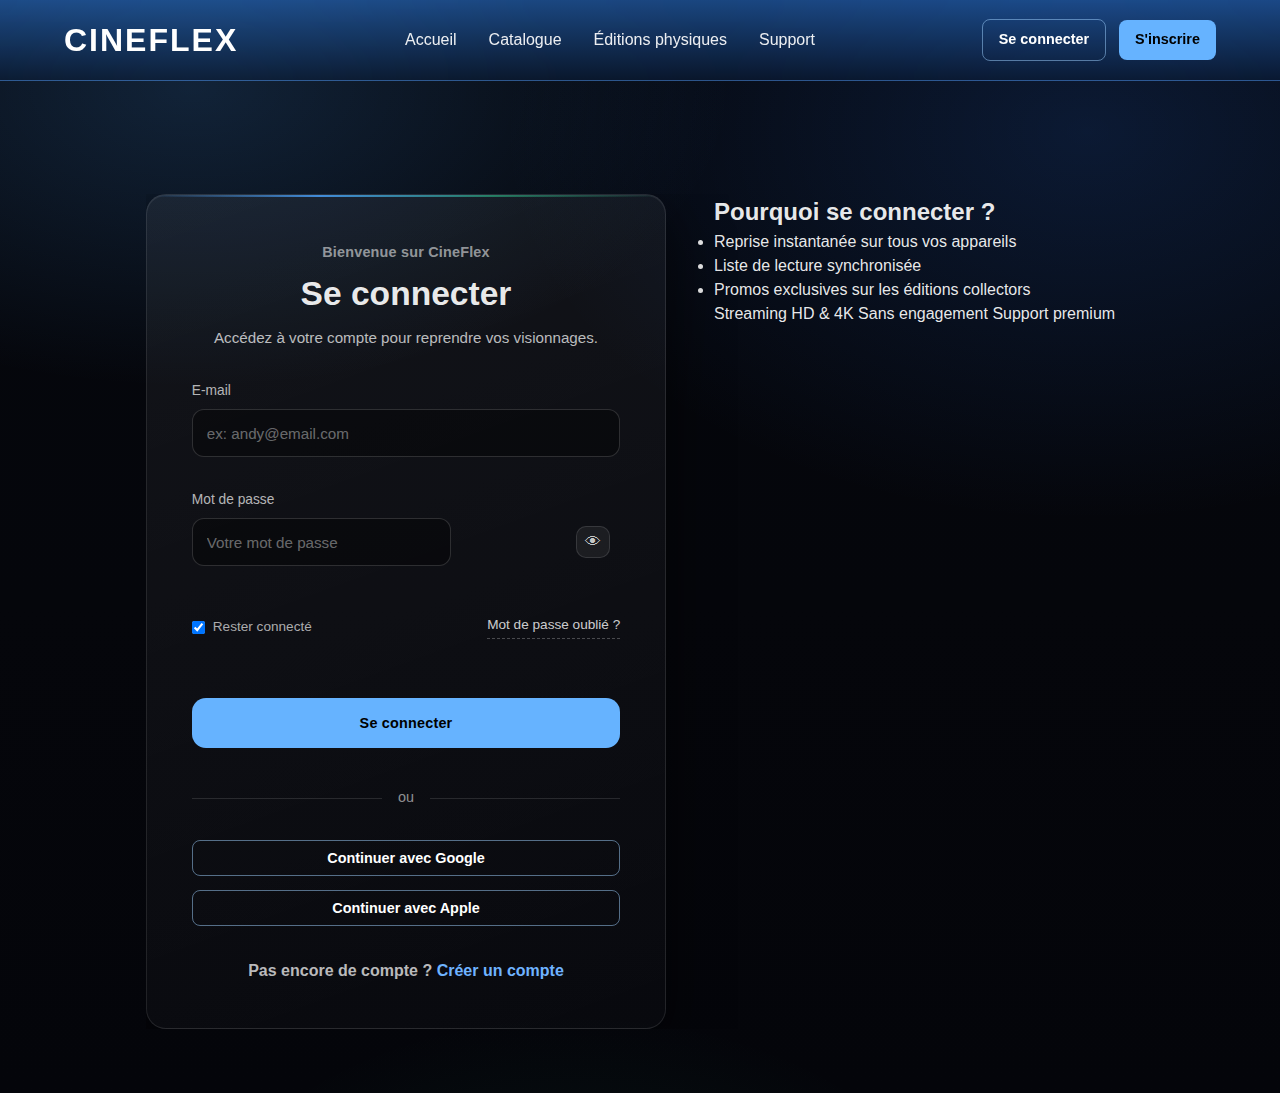
<file: login.html>
<!DOCTYPE html>
<html lang="fr">
<head>
<meta charset="UTF-8">
<meta name="viewport" content="width=device-width, initial-scale=1.0">
<!-- Styles existants -->
<link rel="stylesheet" href="styles/desktop.css">
<link rel="stylesheet" href="styles/mobile.css">
<!-- Nouveau style dédié auth -->
<link rel="stylesheet" href="styles/auth.css">
<title>CineFlex - Se connecter</title>
</head>
<body class="auth-page">
<!-- Header (identique à l'accueil) -->
<header>
<div class="nav-bar">
<div class="logo">CineFlex</div>
<nav class="nav-links">
<a href="index.html">Accueil</a>
<a href="index.html#catalogue">Catalogue</a>
<a href="page_commande/commande.html">Éditions physiques</a>
<a href="support.html">Support</a>
</nav>
<div class="nav-actions">
<a class="btn btn-ghost is-active" href="login.html">Se connecter</a>
<a class="btn btn-primary" href="signup.html">S'inscrire</a>
</div>
</div>
</header>
<main>
<section class="auth-shell" aria-labelledby="auth-title">
<div class="auth-card">
<div class="auth-header">
<p class="auth-kicker">Bienvenue sur CineFlex</p>
<h1 id="auth-title">Se connecter</h1>
<p class="auth-subtitle">Accédez à votre compte pour reprendre vos visionnages.</p>
</div>
<form class="auth-form" action="#" method="post">
<div class="auth-field">
<label for="email">E-mail</label>
<input id="email" name="email" type="email" autocomplete="email" required placeholder="ex: andy@email.com">
</div>
<div class="auth-field">
<label for="password">Mot de passe</label>
<div class="auth-password">
<input id="password" name="password" type="password" autocomplete="current-password" required placeholder="Votre mot de passe">
<button class="auth-eye" type="button" aria-label="Afficher/masquer le mot de passe">👁</button>
</div>
</div>
<div class="auth-row">
<label class="auth-check">
<input type="checkbox" name="remember" checked>
<span>Rester connecté</span>
</label>
<a class="auth-link" href="#">Mot de passe oublié ?</a>
</div>
<button class="btn btn-primary auth-submit" type="submit">Se connecter</button>
<div class="auth-divider" aria-hidden="true">
<span>ou</span>
</div>
<button class="btn btn-ghost auth-alt" type="button">Continuer avec Google</button>
<button class="btn btn-ghost auth-alt" type="button">Continuer avec Apple</button>
<p class="auth-footer">
           Pas encore de compte ?
<a class="auth-link" href="signup.html">Créer un compte</a>
</p>
</form>
</div>
<aside class="auth-side" aria-label="Avantages">
<div class="auth-side-card">
<h2>Pourquoi se connecter ?</h2>
<ul>
<li>Reprise instantanée sur tous vos appareils</li>
<li>Liste de lecture synchronisée</li>
<li>Promos exclusives sur les éditions collectors</li>
</ul>
<div class="auth-side-badges">
<span class="auth-badge">Streaming HD &amp; 4K</span>
<span class="auth-badge">Sans engagement</span>
<span class="auth-badge">Support premium</span>
</div>
</div>
</aside>
</section>
</main>
<script>
   (function () {
     const btn = document.querySelector(".auth-eye");
     const input = document.querySelector("#password");
     if (!btn || !input) return;
     btn.addEventListener("click", () => {
       input.type = input.type === "password" ? "text" : "password";
     });
   })();
</script>
</body>
</html>
</file>
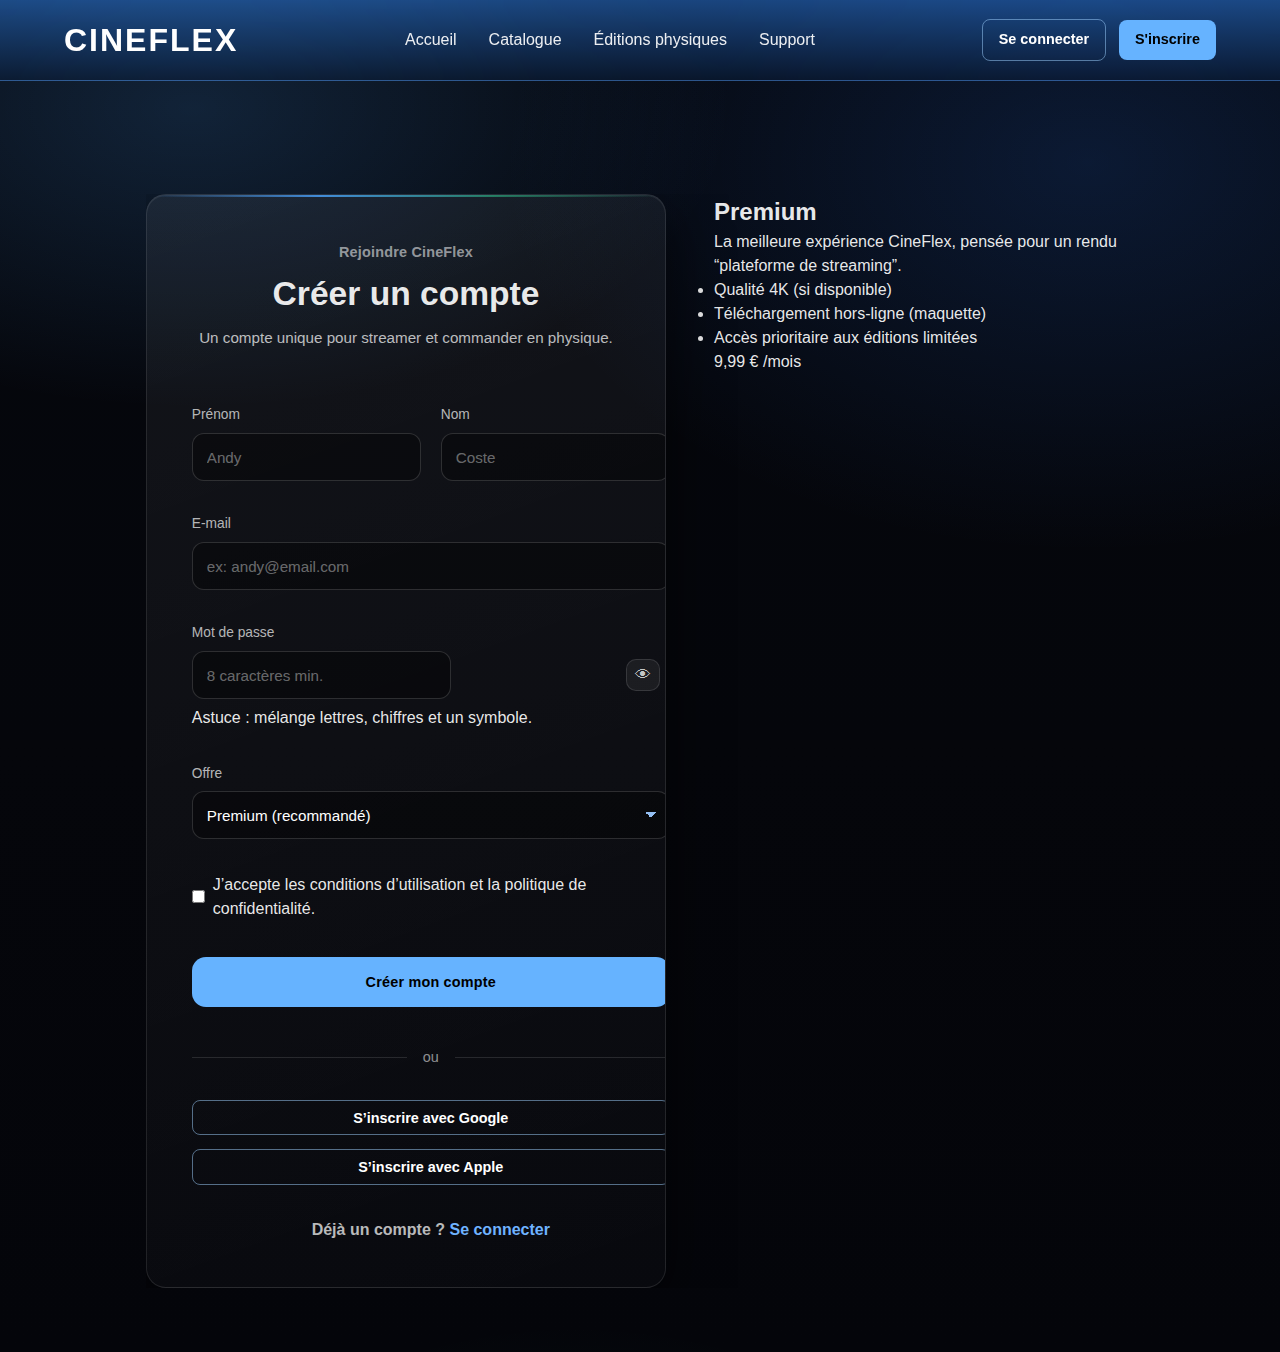
<file: signup.html>
<!DOCTYPE html>
<html lang="fr">
<head>
<meta charset="UTF-8">
<meta name="viewport" content="width=device-width, initial-scale=1.0">
<!-- Styles existants -->
<link rel="stylesheet" href="styles/desktop.css">
<link rel="stylesheet" href="styles/mobile.css">
<!-- Nouveau style dédié auth -->
<link rel="stylesheet" href="styles/auth.css">
<title>CineFlex - S'inscrire</title>
</head>
<body class="auth-page">
<!-- Header (identique à l'accueil) -->
<header>
<div class="nav-bar">
<div class="logo">CineFlex</div>
<nav class="nav-links">
<a href="index.html">Accueil</a>
<a href="index.html#catalogue">Catalogue</a>
<a href="page_commande/commande.html">Éditions physiques</a>
<a href="support.html">Support</a>
</nav>
<div class="nav-actions">
<a class="btn btn-ghost" href="login.html">Se connecter</a>
<a class="btn btn-primary is-active" href="signup.html">S'inscrire</a>
</div>
</div>
</header>
<main>
<section class="auth-shell" aria-labelledby="auth-title">
<div class="auth-card">
<div class="auth-header">
<p class="auth-kicker">Rejoindre CineFlex</p>
<h1 id="auth-title">Créer un compte</h1>
<p class="auth-subtitle">Un compte unique pour streamer et commander en physique.</p>
</div>
<form class="auth-form" action="#" method="post">
<div class="auth-grid">
<div class="auth-field">
<label for="firstname">Prénom</label>
<input id="firstname" name="firstname" type="text" autocomplete="given-name" required placeholder="Andy">
</div>
<div class="auth-field">
<label for="lastname">Nom</label>
<input id="lastname" name="lastname" type="text" autocomplete="family-name" required placeholder="Coste">
</div>
</div>
<div class="auth-field">
<label for="email">E-mail</label>
<input id="email" name="email" type="email" autocomplete="email" required placeholder="ex: andy@email.com">
</div>
<div class="auth-field">
<label for="password">Mot de passe</label>
<div class="auth-password">
<input id="password" name="password" type="password" autocomplete="new-password" required placeholder="8 caractères min.">
<button class="auth-eye" type="button" aria-label="Afficher/masquer le mot de passe">👁</button>
</div>
<p class="auth-hint">Astuce : mélange lettres, chiffres et un symbole.</p>
</div>
<div class="auth-field">
<label for="plan">Offre</label>
<select id="plan" name="plan">
<option value="standard">Standard</option>
<option value="premium" selected>Premium (recommandé)</option>
<option value="family">Famille</option>
</select>
</div>
<label class="auth-check auth-terms">
<input type="checkbox" name="terms" required>
<span>J’accepte les conditions d’utilisation et la politique de confidentialité.</span>
</label>
<button class="btn btn-primary auth-submit" type="submit">Créer mon compte</button>
<div class="auth-divider" aria-hidden="true">
<span>ou</span>
</div>
<button class="btn btn-ghost auth-alt" type="button">S’inscrire avec Google</button>
<button class="btn btn-ghost auth-alt" type="button">S’inscrire avec Apple</button>
<p class="auth-footer">
           Déjà un compte ?
<a class="auth-link" href="login.html">Se connecter</a>
</p>
</form>
</div>
<aside class="auth-side" aria-label="Offre Premium">
<div class="auth-side-card highlight">
<h2>Premium</h2>
<p>La meilleure expérience CineFlex, pensée pour un rendu “plateforme de streaming”.</p>
<ul>
<li>Qualité 4K (si disponible)</li>
<li>Téléchargement hors-ligne (maquette)</li>
<li>Accès prioritaire aux éditions limitées</li>
</ul>
<div class="auth-side-price">
<span class="price">9,99 €</span>
<span class="per">/mois</span>
</div>
</div>
</aside>
</section>
</main>
<script>
   (function () {
     const btn = document.querySelector(".auth-eye");
     const input = document.querySelector("#password");
     if (!btn || !input) return;
     btn.addEventListener("click", () => {
       input.type = input.type === "password" ? "text" : "password";
     });
   })();
</script>
</body>
</html>
</file>
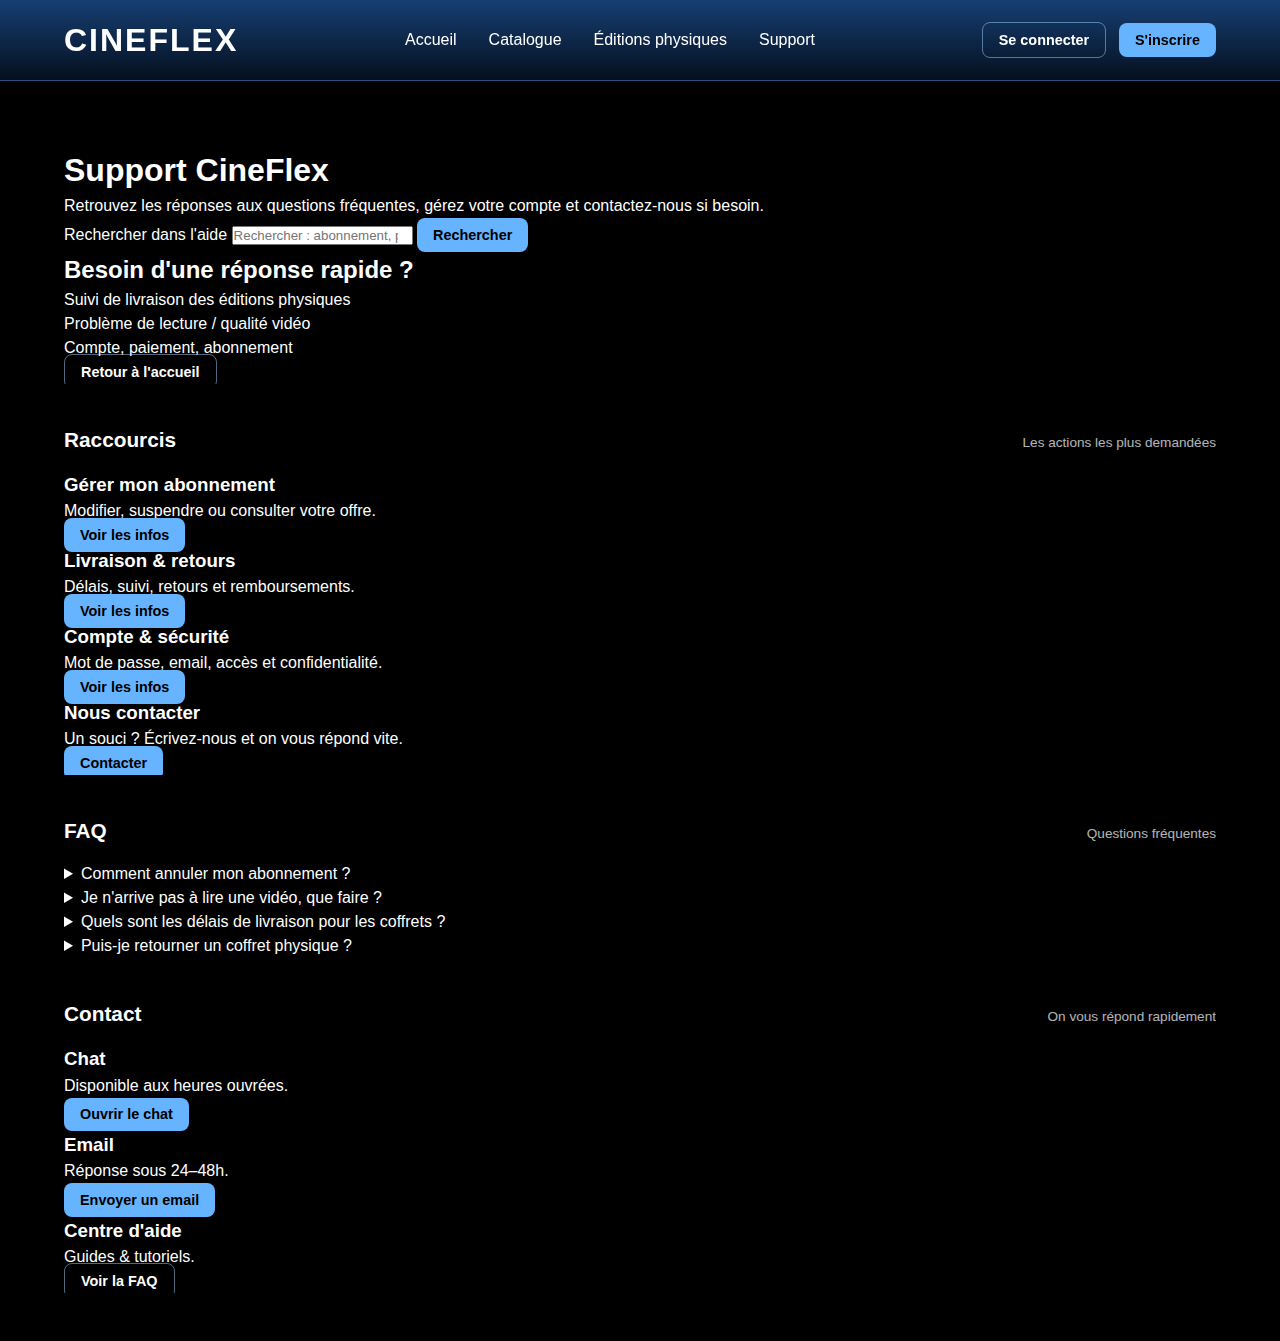
<file: support.html>
<!DOCTYPE html>
<html lang="fr">
<head>
  <meta charset="UTF-8">
  <meta name="viewport" content="width=device-width, initial-scale=1.0">

  <link rel="stylesheet" href="styles/desktop.css">
  <link rel="stylesheet" href="styles/mobile.css">

  <title>CineFlex - Support</title>
</head>

<body>
<header>
  <div class="nav-bar">
    <div class="logo">CineFlex</div>

    <nav class="nav-links">
      <a href="index.html">Accueil</a>
      <a href="index.html#catalogue">Catalogue</a>
      <a href="page_commande/commande.html">Éditions physiques</a>
      <a href="support.html" aria-current="page">Support</a>
    </nav>

    <div class="nav-actions">
      <button class="btn btn-ghost" type="button">Se connecter</button>
      <button class="btn btn-primary" type="button">S'inscrire</button>
    </div>
  </div>
</header>

<main>
  <section class="support-hero">
    <div class="support-hero-text">
      <h1>Support CineFlex</h1>
      <p>
        Retrouvez les réponses aux questions fréquentes, gérez votre compte et contactez-nous si besoin.
      </p>

      <form class="support-search" action="#" method="get">
        <label class="sr-only" for="help-q">Rechercher dans l'aide</label>
        <input id="help-q" name="q" type="search" placeholder="Rechercher : abonnement, paiement, livraison..." />
        <button class="btn btn-primary" type="submit">Rechercher</button>
      </form>
    </div>

    <div class="support-hero-card">
      <h2>Besoin d'une réponse rapide ?</h2>
      <ul>
        <li>Suivi de livraison des éditions physiques</li>
        <li>Problème de lecture / qualité vidéo</li>
        <li>Compte, paiement, abonnement</li>
      </ul>
      <a class="btn btn-ghost" href="index.html">Retour à l'accueil</a>
    </div>
  </section>

  <section>
    <div class="section-header">
      <h2>Raccourcis</h2>
      <span>Les actions les plus demandées</span>
    </div>

    <div class="support-grid">
      <article class="support-card">
        <h3>Gérer mon abonnement</h3>
        <p>Modifier, suspendre ou consulter votre offre.</p>
        <a class="btn btn-primary" href="#faq">Voir les infos</a>
      </article>

      <article class="support-card">
        <h3>Livraison &amp; retours</h3>
        <p>Délais, suivi, retours et remboursements.</p>
        <a class="btn btn-primary" href="#faq">Voir les infos</a>
      </article>

      <article class="support-card">
        <h3>Compte &amp; sécurité</h3>
        <p>Mot de passe, email, accès et confidentialité.</p>
        <a class="btn btn-primary" href="#faq">Voir les infos</a>
      </article>

      <article class="support-card">
        <h3>Nous contacter</h3>
        <p>Un souci ? Écrivez-nous et on vous répond vite.</p>
        <a class="btn btn-primary" href="#contact">Contacter</a>
      </article>
    </div>
  </section>

  <section id="faq">
    <div class="section-header">
      <h2>FAQ</h2>
      <span>Questions fréquentes</span>
    </div>

    <div class="faq-list">
      <details>
        <summary>Comment annuler mon abonnement ?</summary>
        <p>
          Vous pouvez annuler à tout moment depuis votre espace compte. L'accès reste actif jusqu'à la fin de la période.
        </p>
      </details>

      <details>
        <summary>Je n'arrive pas à lire une vidéo, que faire ?</summary>
        <p>
          Vérifiez votre connexion, puis essayez de relancer la page. Si le souci persiste, changez de navigateur ou de qualité vidéo.
        </p>
      </details>

      <details>
        <summary>Quels sont les délais de livraison pour les coffrets ?</summary>
        <p>
          En général 48h à 72h selon disponibilité. Le suivi s’affiche dans votre espace commande.
        </p>
      </details>

      <details>
        <summary>Puis-je retourner un coffret physique ?</summary>
        <p>
          Oui, si l'article est retourné en bon état dans le délai indiqué. Les modalités exactes dépendent de la commande.
        </p>
      </details>
    </div>
  </section>

  <section id="contact">
    <div class="section-header">
      <h2>Contact</h2>
      <span>On vous répond rapidement</span>
    </div>

    <div class="contact-grid">
      <article class="support-card">
        <h3>Chat</h3>
        <p>Disponible aux heures ouvrées.</p>
        <button class="btn btn-primary" type="button">Ouvrir le chat</button>
      </article>

      <article class="support-card">
        <h3>Email</h3>
        <p>Réponse sous 24–48h.</p>
        <button class="btn btn-primary" type="button">Envoyer un email</button>
      </article>

      <article class="support-card">
        <h3>Centre d'aide</h3>
        <p>Guides &amp; tutoriels.</p>
        <a class="btn btn-ghost" href="#faq">Voir la FAQ</a>
      </article>
    </div>
  </section>
</main>

<script>
  window.addEventListener("scroll", function () {
    document.body.classList.toggle("scrolled", window.scrollY > 30);
  });
</script>
</body>
</html>
</file>
<file: styles/desktop.css>
/*SUPPR DU SCROLL*/
html, body {
  width: 100%;
  max-width: 100%;
  overflow-x: hidden;
}

/*Masque bar*/
body::-webkit-scrollbar {
  display: none;
}

/*Barre de tâche*/

header {
  position: sticky;
  top: 0;
  z-index: 100;
  background: linear-gradient(to bottom, rgb(35, 35, 245), rgba(35, 35, 245, 1));
  backdrop-filter: blur(6px);
  font-family: Arial, Helvetica, sans-serif;
}

/* Barre de navigation */
.nav-bar {
  max-width: 1200px;
  width: 100%;
  margin: 0 auto;
  padding: 1rem 1.5rem;
  display: flex;
  align-items: center;
  justify-content: space-between;
  overflow-x: hidden;
}

.logo {
  font-size: 2rem;
  font-weight: 900;
  letter-spacing: 2px;
  color: white;
  text-transform: uppercase;
}

/* Liens */
.nav-links {
  display: flex;
  flex-wrap: wrap;  
  gap: 2rem;
  font-size: 1rem;
  max-width: 100%;
}

.nav-links a {
  opacity: 1;
  white-space: nowrap;
}

/* Boutons nav */
.nav-actions {
  display: flex;
  gap: 0.8rem;
  align-items: center;
  flex-shrink: 0;
}

/* ============================================ */
/*   RESET GLOBAL                               */
/* ============================================ */

* {
  margin: 0;
  padding: 0;
  box-sizing: border-box;
}

/* Corps de page */
body {
  font-family: Arial, Helvetica, sans-serif;
  background-color: black;
  color: white;
  line-height: 1.5;
}

a {
  color: inherit;
  text-decoration: none;
}

/*boutons*/

.btn {
  border: none;
  padding: 0.55rem 1rem;
  border-radius: 8px;
  cursor: pointer;
  font-size: 0.9rem;
  font-weight: 600;
}

.btn-primary {
  background-color: white;
  color: black;
}

.btn-primary:hover {
  background-color: white;
}

.btn-ghost {
  background-color: transparent;
  border: 1px solid lightgray;
  color: white;
}

.btn-ghost:hover {
  border-color: white;
}

/*section Hero*/

.hero {
  position: relative;
  min-height: 70vh;
  display: flex;
  align-items: center;
  justify-content: center;
  padding: 4rem 1.5rem 3rem;
  background: radial-gradient(circle at top, #202020, #000 55%);
  overflow-x: hidden;
}

.hero-content {
  display: grid;
  grid-template-columns: 2fr 1fr;
  gap: 2.5rem;
  max-width: 1200px;
  width: 100%;
  align-items: center;
}
/*version téléphone*/
@media (max-width: 900px) {
  .hero-content {
    grid-template-columns: 1fr; 
  }
  .hero-card {
    max-width: 360px;
    margin: 0 auto;
  }
}

/* Texte hero */
.hero-text h1 {
  font-size: clamp(2.3rem, 4vw, 3.2rem);
  margin-bottom: 1rem;
}

.hero-text h1 span {
  color: #66b3ff;
}

.hero-text p {
  font-size: 1rem;
  max-width: 32rem;
  opacity: 0.9;
  margin-bottom: 1.5rem;
}

/* Tags */
.hero-tags {
  display: flex;
  flex-wrap: wrap;
  gap: 0.5rem;
  margin-bottom: 1.5rem;
}

.tag {
  font-size: 0.8rem;
  background-color: rgba(255,255,255,0.05);
  border-radius: 999px;
  padding: 0.25rem 0.75rem;
  border: 1px solid rgba(255,255,255,0.12);
}

/* Boutons */
.hero-actions {
  display: flex;
  flex-wrap: wrap;
  gap: 0.75rem;
  margin-bottom: 0.8rem;
}

/*carte hero*/

.hero-card {
  background: rgba(0, 0, 0, 0.85);
  border-radius: 12px;
  padding: 1.5rem;
  border: 1px solid rgba(255,255,255,0.08);
  box-shadow: 0 10px 40px rgba(0,0,0,0.6);
  max-width: 100%;
}

/*sections*/

main {
  max-width: 1200px;
  width: 100%;
  margin: 0 auto;
  padding: 1rem 1.5rem 3rem;
}

section {
  margin-top: 2.5rem;
  max-width: 100%;
  overflow-x: hidden;
}

.section-header {
  display: flex;
  justify-content: space-between;
  align-items: baseline;
  margin-bottom: 1rem;
}

.section-header h2 {
  font-size: 1.3rem;
}

.section-header span {
  font-size: 0.85rem;
  opacity: 0.7;
}

/*barre de tache fixe et transparent*/
header {
  position: fixed !important; /* garde en haut même au scroll */
  top: 0;
  left: 0;
  width: 100%;
  background: linear-gradient(
    to bottom,
    rgba(50, 140, 255, 0.45),
    rgba(10, 30, 60, 0.50)
  ); /* bleu clair transparent style Prime */
  backdrop-filter: blur(14px); /* effet flou premium */
  border-bottom: 1px solid rgba(255,255,255,0.08);
}

/*évite que le contenu passe sous la barre*/
body {
  padding-top: 90px; 
}


/*Annimation*/

header {
  transition: all 0.35s ease, backdrop-filter 0.35s ease;
}

body.scrolled header {
  background: rgba(20, 40, 90, 0.65);
  backdrop-filter: blur(18px);
}

/* effet cyan*/
.nav-links a:hover {
  color: #7ecaff;
  opacity: 1;
}

/* Boutons streaming*/

.btn-primary {
  background-color: #66b3ff; /* bleu streaming */
  color: black;
}

.btn-primary:hover {
  background-color: #80c7ff; 
}

.btn-ghost {
  border: 1px solid rgba(160, 210, 255, 0.5);
}

.btn-ghost:hover {
  border-color: #a8d9ff;
  box-shadow: 0 0 8px rgba(160, 210, 255, 0.5);
}


/* Style Hero*/

.hero-text h1 {
  text-shadow: 0 3px 8px rgba(0,0,0,0.6);
}

.tag {
  backdrop-filter: blur(6px);
  border: 1px solid rgba(120,200,255,0.25);
  background-color: rgba(120,200,255,0.08);
}

.hero-card {
  background: rgba(20,20,20,0.72);
  border: 1px solid rgba(255,255,255,0.06);
  box-shadow: 0 12px 45px rgba(0,0,0,0.65);
  backdrop-filter: blur(12px);
}

.hero-card li::before {
  color: #66b3ff;
}

/* Carousel fluide/moderne*/
.carousel {
  scroll-behavior: smooth;
}
.carousel {
  display: flex;
  gap: 1.2rem;
  overflow-x: auto;
  padding-bottom: 1rem;
  scroll-snap-type: x mandatory;
  -webkit-overflow-scrolling: touch;
  overscroll-behavior-x: contain;
}

/* barre de scroll propre */
.carousel::-webkit-scrollbar {
  height: 6px;
}

.carousel::-webkit-scrollbar-thumb {
  background: rgba(120,200,255,0.35);
  border-radius: 20px;
}

.carousel::-webkit-scrollbar-track {
  background: transparent;
}

/*Affiche Films*/

.card-media {
  position: relative;
  flex: 0 0 auto;
  width: 190px;
  border-radius: 12px;
  overflow: hidden;
  scroll-snap-align: start;
  background: rgba(255,255,255,0.06);
  backdrop-filter: blur(10px);
  box-shadow: 0 6px 25px rgba(0,0,0,0.55);
  transition: 0.25s ease;
}

/* zoom fluide */
.card-media:hover {
  transform: scale(1.05);
  box-shadow: 0 14px 45px rgba(0,0,0,0.7);
}

/* image responsive */
.card-media img {
  width: 100%;
  height: auto;
  display: block;
}

/*Ifos Films*/

.card-media-info {
  position: absolute;
  bottom: 0;
  width: 100%;
  padding: 0.65rem;
  background: linear-gradient(to top, rgba(0,0,0,0.75), transparent);
  backdrop-filter: blur(6px);
  opacity: 0;
  transition: opacity 0.25s ease;
}

.card-media:hover .card-media-info {
  opacity: 1;
}

.card-media-title {
  font-size: 0.9rem;
  font-weight: 700;
}

.card-media-meta {
  font-size: 0.75rem;
  opacity: 0.75;
}

/* badge style*/
.badge-physique {
  position: absolute;
  top: 8px;
  left: 8px;
  background: rgba(80, 160, 255, 0.85);
  color: #001;
  font-size: 0.65rem;
  font-weight: 700;
  padding: 0.25rem 0.55rem;
  border-radius: 6px;
  backdrop-filter: blur(4px);
  box-shadow: 0 0 8px rgba(80,160,255,0.4);
}

/* Carrousel moderne */
.physical-grid,
.physical-carousel {
  display: flex;
  gap: 2rem;
  overflow-x: auto;
  overflow-y: hidden;
  scroll-behavior: smooth;
  padding: 1rem 0 2rem;
  scroll-snap-type: x mandatory;
}

/* Cards alignées automatiquement */
.card-physical {
  scroll-snap-align: start;
}


/* Scrollbar minimal */
.physical-grid::-webkit-scrollbar,
.physical-carousel::-webkit-scrollbar {
  height: 8px;
}

.physical-grid::-webkit-scrollbar-thumb,
.physical-carousel::-webkit-scrollbar-thumb {
  background: linear-gradient(90deg, #5da4ff, #459fff);
  border-radius: 10px;
}

.physical-grid::-webkit-scrollbar-track,
.physical-carousel::-webkit-scrollbar-track {
  background: rgba(255,255,255,0.05);
}


.card-physical {
  min-width: 280px;
  backdrop-filter: blur(16px);
  background: rgba(255,255,255,0.04);
  border-radius: 18px;
  border: 1px solid rgba(255,255,255,0.1);
  box-shadow: 0 12px 40px rgba(0,0,0,0.45);
  overflow: hidden;
  transform: translateY(0) scale(1);
  transition: 
    transform .45s cubic-bezier(.2,.8,.2,1),
    box-shadow .45s cubic-bezier(.2,.8,.2,1),
    border-color .35s ease;
  position: relative;
}

/* Effet hover FLUIDE + ELEVATION */
.card-physical:hover {
  transform: translateY(-14px) scale(1.06);
  box-shadow: 0 32px 70px rgba(0,0,0,0.85);
  border-color: rgba(255,255,255,0.35);
}


.card-physical-image {
  height: 270px;
  background-size: cover;
  background-position: center;
  transition: transform .5s ease, filter .5s ease;
}

.card-physical:hover .card-physical-image {
  transform: scale(1.15);
  filter: brightness(1.18) saturate(1.2);
}


.card-physical-actions .btn-primary,
.card-physical-actions .btn-ghost {
  position: relative;
  overflow: hidden;
}

/* vague lumineuse */
.card-physical-actions .btn-primary::after,
.card-physical-actions .btn-ghost::after {
  content: "";
  position: absolute;
  top: 0; left: -100%;
  width: 200%;
  height: 100%;
  background: linear-gradient(
    120deg,
    transparent,
    rgba(255,255,255,0.4),
    transparent
  );
  transition: transform .45s ease;
  transform: translateX(-100%);
}

.card-physical-actions .btn-primary:hover::after,
.card-physical-actions .btn-ghost:hover::after {
  transform: translateX(100%);
}

.card-physical-body {
  padding: 1.35rem 1.4rem 1.4rem;
  display: flex;
  flex-direction: column;
  gap: 0.65rem;
}

.card-physical-title {
  font-weight: 700;
  font-size: 1.08rem;
}

.card-physical-format {
  opacity: 0.75;
  font-size: 0.86rem;
}

.card-physical-price {
  font-size: 1.18rem;
  font-weight: 800;
  color: #51ffa0;
}

.card-physical-actions {
  display: flex;
  gap: 0.75rem;
  align-items: center;
  margin-top: 0.75rem;
}

.card-physical-actions .btn-primary {
  background: linear-gradient(90deg, #58aaff, #68cfff);
  border-radius: 10px;
  padding: 0.65rem 1.1rem;
  font-weight: 700;
  transition: transform .25s ease;
}

.card-physical-actions .btn-primary:hover {
  transform: translateY(-3px);
}

.card-physical-actions .btn-ghost {
  border-radius: 10px;
  border-width: 2px;
  padding: 0.65rem 1.1rem;
  border-color: rgba(255,255,255,0.35);
}


.badge-stock {
  padding: 0.32rem 0.75rem;
  border-radius: 999px;
  font-size: 0.78rem;
  font-weight: 700;
  background: rgba(90,255,160,0.1);
  border: 1px solid rgba(120,255,190,0.9);
  color: #74ffbf;
  white-space: nowrap;
  margin-left: auto;
  cursor: default;
}


.card-physical {
  opacity: 0;
  animation: fadeUp .8s ease forwards;
}

@keyframes fadeUp {
  from {
    opacity: 0;
    transform: translateY(25px);
  }
  to {
    opacity: 1;
    transform: translateY(0);
  }
}
</file>
<file: styles/mobile.css>
/* ===============================

   MOBILE (<= 768px)

   Même style que desktop, adapté téléphone

================================ */

@media (max-width: 768px) {

  /* Base */

  body {

    padding-top: 115px; /* header plus haut en mobile */

    font-size: 0.95rem;

  }

  main {

    padding: 1rem;

  }

  .section-header {

    flex-direction: column;

    align-items: flex-start;

    gap: 0.35rem;

    text-align: left;

  }

  .section-header span {

    opacity: 0.85;

    font-size: 0.9rem;

  }

  /* Header / Navbar */

  .nav-bar {

    flex-direction: column;

    align-items: stretch;

    gap: 0.8rem;

    padding: 0.9rem 1rem;

  }

  .logo {

    text-align: center;

    font-size: 1.7rem;

    letter-spacing: 2px;

  }

  .nav-links {

    justify-content: center;

    flex-wrap: wrap;

    gap: 1rem;

    font-size: 0.95rem;

  }

  .nav-actions {

    justify-content: center;

    gap: 0.6rem;

  }

  /* Boutons mobile */

  .btn {

    padding: 0.7rem 1rem;

    border-radius: 12px;

    font-size: 0.95rem;

  }

  /* Hero */

  .hero {

    padding: 2.2rem 1rem 1.8rem;

    min-height: auto;

  }

  .hero-content {

    grid-template-columns: 1fr;

    gap: 1.4rem;

    text-align: left;

  }

  .hero-text h1 {

    font-size: 1.95rem;

    line-height: 1.15;

  }

  .hero-text p {

    max-width: 100%;

    font-size: 0.95rem;

  }

  .hero-tags {

    gap: 0.45rem;

    flex-wrap: wrap;

  }

  .tag {

    font-size: 0.78rem;

    padding: 0.25rem 0.65rem;

  }

  .hero-actions {

    gap: 0.6rem;

    flex-wrap: wrap;

  }

  .hero-actions .btn {

    width: 100%;

  }

  .hero-card {

    padding: 1.2rem;

  }

  .hero-card h2 {

    font-size: 1.15rem;

  }

  /* Recherche */

  .search-bar {

    flex-direction: column;

    align-items: stretch;

    gap: 0.75rem;

  }

  .search-bar input,

  .search-bar select,

  .search-bar button {

    width: 100%;

  }

  /* ===============================

     CAROUSEL STREAMING (FIX iPhone)

  ================================ */

  .carousel {

    display: flex;                 /* on force */

    gap: 0.9rem;

    overflow-x: auto;

    padding-bottom: 0.9rem;

    scroll-snap-type: x mandatory;

    -webkit-overflow-scrolling: touch;

  }

  .card-media {

    flex: 0 0 auto;                /* empêche l’écrasement */

    width: clamp(160px, 62vw, 220px); /* taille adaptative */

    scroll-snap-align: start;

  }

  .card-media img {

    width: 100%;

    height: auto;

    display: block;

  }

  /* Sur mobile pas de hover => overlay toujours visible */

  .card-media-info {

    opacity: 1 !important;

    background: linear-gradient(

      to top,

      rgba(0,0,0,0.90),

      rgba(0,0,0,0.35),

      transparent

    );

  }

  .card-media-title {

    font-size: 0.98rem;

    line-height: 1.22;

    display: -webkit-box;

    -webkit-line-clamp: 2;

    -webkit-box-orient: vertical;

    overflow: hidden;

  }

  .card-media-meta {

    font-size: 0.75rem;

    opacity: 0.85;

  }

  /* Badge */

  .badge-physique {

    font-size: 0.75rem;

    padding: 0.35rem 0.6rem;

    border-radius: 999px;

    top: 10px;

    left: 10px;

  }

  /*PHYSIQUE*/

  .physical-grid {

    gap: 1rem;

    overflow-x: auto;

    padding-bottom: 0.5rem;

  }

  .card-physical {

    min-width: 88%;

  }

  .card-physical-body {

    padding: 1rem;

  }

  .card-physical-title {

    font-size: 1.05rem;

  }

  .card-physical-format {

    font-size: 0.9rem;

    opacity: 0.85;

  }

  .card-physical-price {

    font-size: 1.2rem;

  }

  .card-physical-actions {

    flex-direction: column;

    gap: 0.6rem;

    align-items: stretch;

  }

  .card-physical-actions .btn {

    width: 100%;

  }

  .badge-stock {

    align-self: flex-start;

  }

}

/*PETITS TÉLÉPHONES (<= 380px)*/

@media (max-width: 380px) {

  .logo {

    font-size: 1.55rem;

  }

  .hero-text h1 {

    font-size: 1.75rem;

  }

  .card-media {

    width: clamp(150px, 70vw, 210px);

  }

  .btn {

    font-size: 0.92rem;

  }

}
 
@media (max-width: 520px) {
  .support-cta-card {
    padding: 1.6rem 1.1rem;
    border-radius: 16px;
  }
}

@media (max-width: 520px) {
  .search-bar {
    padding: 0.9rem;
    border-radius: 14px;
  }

  .search-bar input,
  .search-bar select {
    width: 100%;
    min-width: 0;
  }

  .search-bar .btn {
    width: 100%;
  }
}
@media (max-width: 520px) {
  .card-media {
    min-width: 140px;
    height: 210px;
    border-radius: 14px;
  }

  .card-media-title {
    font-size: 0.85rem;
  }
}
</file>
<file: styles/auth.css>
/*CineFlex — AUTH*/

:root{
  --bg: #05070d;
  --panel: rgba(18, 24, 36, 0.62);
  --panel2: rgba(12, 16, 25, 0.72);
  --stroke: rgba(255,255,255,0.10);
  --stroke2: rgba(255,255,255,0.16);
  --text: rgba(255,255,255,0.92);
  --muted: rgba(255,255,255,0.66);
  --muted2: rgba(255,255,255,0.52);
  --blue: #4aa3ff;
  --blue2: #2d7dff;
  --green: #2fe2a0;
  --shadow: 0 22px 70px rgba(0,0,0,0.55);
  --shadow2: 0 10px 30px rgba(0,0,0,0.35);
  --radius: 18px;
  --radius2: 22px;
}

* { box-sizing: border-box; }

body.auth-page{
  background:
    radial-gradient(900px 500px at 15% 8%, rgba(74,163,255,0.18), transparent 60%),
    radial-gradient(900px 600px at 85% 12%, rgba(45,125,255,0.16), transparent 65%),
    radial-gradient(700px 500px at 45% 120%, rgba(47,226,160,0.08), transparent 60%),
    linear-gradient(180deg, #05070d 0%, #05060b 55%, #04050a 100%);
  color: var(--text);
}

/* Wrap global (centre la card et garde une largeur premium) */
.auth-wrap{
  width: min(980px, calc(100% - 48px));
  margin: 44px auto 56px;
}

/* Zone principale en 2 colonnes (card + contenu premium) */
.auth-grid{
  display: grid;
  grid-template-columns: 1.1fr 0.9fr;
  gap: 22px;
  align-items: start;
}

/* Card glass premium */
.auth-card{
  background: linear-gradient(180deg, var(--panel) 0%, var(--panel2) 100%);
  border: 1px solid var(--stroke);
  border-radius: var(--radius2);
  box-shadow: var(--shadow);
  overflow: hidden;
  position: relative;
}

/* Liseré lumineux en haut */
.auth-card::before{
  content:"";
  position:absolute;
  inset: 0 0 auto 0;
  height: 2px;
  background: linear-gradient(90deg, transparent, rgba(74,163,255,0.95), rgba(47,226,160,0.55), transparent);
  opacity: 0.85;
}

/* Padding interne */
.auth-card-inner{
  padding: 26px 26px 22px;
}

/* Petit label “Bienvenue…” */
.auth-kicker{
  color: var(--muted2);
  font-weight: 600;
  letter-spacing: 0.2px;
  margin: 2px 0 6px;
  font-size: 0.95rem;
}

/* Gros titre */
.auth-title{
  margin: 0 0 6px;
  font-size: clamp(1.9rem, 2.8vw, 2.5rem);
  font-weight: 850;
  letter-spacing: -0.5px;
}

/* Sous-titre */
.auth-subtitle{
  margin: 0 0 18px;
  color: var(--muted);
  line-height: 1.45;
}

/* Form */
.auth-form{ display: grid; gap: 14px; }

.field label{
  display: inline-block;
  font-weight: 700;
  margin-bottom: 7px;
  color: rgba(255,255,255,0.86);
  letter-spacing: 0.1px;
}

/* Inputs premium */
.input{
  width: 100%;
  height: 46px;
  padding: 10px 12px;
  border-radius: 12px;
  border: 1px solid rgba(255,255,255,0.12);
  background: rgba(10, 14, 22, 0.55);
  color: var(--text);
  outline: none;
  transition: border-color .18s ease, box-shadow .18s ease, transform .18s ease;
}

.input::placeholder{
  color: rgba(255,255,255,0.40);
}

.input:focus{
  border-color: rgba(74,163,255,0.55);
  box-shadow: 0 0 0 4px rgba(74,163,255,0.16);
  transform: translateY(-1px);
}

/* Groupe mot de passe + bouton oeil */
.input-group{
  display: grid;
  grid-template-columns: 1fr auto;
  gap: 10px;
  align-items: center;
}

.btn-eye{
  height: 46px;
  width: 46px;
  border-radius: 12px;
  border: 1px solid rgba(255,255,255,0.12);
  background: rgba(10, 14, 22, 0.55);
  color: rgba(255,255,255,0.82);
  cursor: pointer;
  transition: transform .15s ease, border-color .15s ease, background .15s ease;
}

.btn-eye:hover{
  border-color: rgba(255,255,255,0.22);
  background: rgba(20, 26, 40, 0.65);
  transform: translateY(-1px);
}

/* Ligne checkbox + lien */
.auth-row{
  display: flex;
  align-items: center;
  justify-content: space-between;
  gap: 14px;
  margin-top: 2px;
  color: var(--muted);
  font-size: 0.95rem;
}

.auth-row a{
  color: rgba(255,255,255,0.80);
  text-decoration: none;
  border-bottom: 1px dashed rgba(255,255,255,0.25);
  padding-bottom: 2px;
}

.auth-row a:hover{
  color: #fff;
  border-bottom-color: rgba(74,163,255,0.55);
}

.checkbox{
  display: inline-flex;
  align-items: center;
  gap: 10px;
}

.checkbox input{
  width: 18px;
  height: 18px;
  accent-color: var(--blue);
}

/* Bouton principal plein */
.auth-primary{
  margin-top: 6px;
  height: 50px;
  width: 100%;
  border: 0;
  border-radius: 14px;
  cursor: pointer;
  font-weight: 800;
  letter-spacing: 0.2px;
  color: #07101f;
  background: linear-gradient(90deg, var(--blue2), var(--blue));
  box-shadow: 0 14px 35px rgba(45,125,255,0.25);
  transition: transform .15s ease, box-shadow .15s ease, filter .15s ease;
}

.auth-primary:hover{
  transform: translateY(-1px);
  filter: brightness(1.05);
  box-shadow: 0 18px 44px rgba(45,125,255,0.32);
}

/* Séparateur “ou” */
.divider{
  display: grid;
  grid-template-columns: 1fr auto 1fr;
  align-items: center;
  gap: 14px;
  margin: 18px 0 12px;
  color: rgba(255,255,255,0.55);
  font-weight: 700;
}

.divider::before,
.divider::after{
  content:"";
  height: 1px;
  background: linear-gradient(90deg, transparent, rgba(255,255,255,0.16), transparent);
}

/* Boutons sociaux */
.auth-social{
  display: grid;
  gap: 10px;
}

.auth-social button{
  height: 48px;
  width: 100%;
  border-radius: 14px;
  border: 1px solid rgba(255,255,255,0.14);
  background: rgba(10, 14, 22, 0.40);
  color: rgba(255,255,255,0.92);
  font-weight: 800;
  cursor: pointer;
  box-shadow: var(--shadow2);
  transition: transform .15s ease, border-color .15s ease, background .15s ease;
}

.auth-social button:hover{
  transform: translateY(-1px);
  border-color: rgba(255,255,255,0.24);
  background: rgba(16, 22, 34, 0.55);
}

/* Footer de la card (lien créer/se connecter) */
.auth-footer{
  margin-top: 14px;
  color: var(--muted);
  font-weight: 600;
}

.auth-footer a{
  color: rgba(74,163,255,0.92);
  text-decoration: none;
  font-weight: 800;
}

.auth-footer a:hover{
  text-decoration: underline;
}

/* Colonne droite (contenu premium) */
.auth-aside{
  padding: 18px 6px;
}

.auth-aside h2{
  margin: 4px 0 10px;
  font-size: 1.6rem;
  letter-spacing: -0.3px;
}

.auth-aside ul{
  margin: 0;
  padding-left: 18px;
  color: rgba(255,255,255,0.85);
  line-height: 1.65;
}

.auth-aside li{
  margin: 6px 0;
  color: rgba(255,255,255,0.82);
}

.auth-pill-row{
  display: flex;
  flex-wrap: wrap;
  gap: 10px;
  margin-top: 14px;
}

.auth-pill{
  padding: 8px 12px;
  border-radius: 999px;
  border: 1px solid rgba(255,255,255,0.14);
  background: rgba(10, 14, 22, 0.35);
  color: rgba(255,255,255,0.85);
  font-weight: 800;
  font-size: 0.92rem;
}

.auth-price{
  margin-top: 14px;
  font-weight: 900;
  color: rgba(47,226,160,0.95);
  letter-spacing: 0.2px;
}

/* ====== Responsive ====== */
@media (max-width: 920px){
  .auth-grid{
    grid-template-columns: 1fr;
  }
  .auth-aside{
    padding: 0 6px 6px;
  }
  .auth-wrap{
    margin-top: 26px;
  }
}

@media (max-width: 520px){
  .auth-wrap{
    width: calc(100% - 26px);
  }
  .auth-card-inner{
    padding: 20px 16px 18px;
  }
  .auth-row{
    flex-direction: column;
    align-items: flex-start;
  }
  .btn-eye{ width: 44px; height: 46px; }
}
/*AUTH*/
.auth-page main {
 display: flex;
 justify-content: center;
 padding: 4rem 1.5rem;
}
.auth-shell {
 display: grid;
 grid-template-columns: minmax(420px, 520px) minmax(320px, 420px);
 gap: 3rem;
 align-items: start;
}
@media (max-width: 900px) {
 .auth-shell {
   grid-template-columns: 1fr;
 }
}
.auth-card {
 background: linear-gradient(
   160deg,
   rgba(255, 255, 255, 0.06),
   rgba(255, 255, 255, 0.02)
 );
 border: 1px solid rgba(255, 255, 255, 0.08);
 border-radius: 20px;
 padding: 2.8rem;
 box-shadow:
   0 20px 60px rgba(0, 0, 0, 0.6),
   inset 0 1px 0 rgba(255, 255, 255, 0.06);
}
/* Header centré */
.auth-header {
 text-align: center;
 margin-bottom: 2rem;
}
.auth-kicker {
 color: rgba(255, 255, 255, 0.55);
 font-size: 0.9rem;
 margin-bottom: 0.4rem;
}
.auth-header h1 {
 font-size: 2rem;
 margin-bottom: 0.5rem;
}
.auth-subtitle {
 color: rgba(255, 255, 255, 0.7);
 font-size: 0.95rem;
}
/* Champs */
.auth-field {
 display: flex;
 flex-direction: column;
 gap: 0.4rem;
 margin-bottom: 1.2rem;
}
.auth-field label {
 font-size: 0.85rem;
 color: rgba(255, 255, 255, 0.65);
}
.auth-field input,
.auth-field select {
 height: 48px;
 padding: 0 14px;
 border-radius: 12px;
 background: rgba(0, 0, 0, 0.35);
 border: 1px solid rgba(255, 255, 255, 0.15);
 color: #fff;
 font-size: 0.95rem;
 transition: border 0.2s ease, box-shadow 0.2s ease;
}
.auth-field input::placeholder {
 color: rgba(255, 255, 255, 0.4);
}
.auth-field input:focus,
.auth-field select:focus {
 outline: none;
 border-color: #4da3ff;
 box-shadow: 0 0 0 3px rgba(77, 163, 255, 0.25);
}

.auth-password {
 position: relative;
}
.auth-password input {
 padding-right: 44px;
}
.auth-eye {
 position: absolute;
 right: 10px;
 top: 50%;
 transform: translateY(-50%);
 background: none;
 border: none;
 cursor: pointer;
 color: rgba(255, 255, 255, 0.6);
 font-size: 1rem;
}
.auth-row {
 display: flex;
 justify-content: space-between;
 align-items: center;
 margin: 1rem 0 1.4rem;
 font-size: 0.85rem;
}
.auth-check {
 display: flex;
 gap: 0.5rem;
 align-items: center;
}
.auth-link {
 color: #6fb3ff;
 text-decoration: none;
}
.auth-link:hover {
 text-decoration: underline;
}

/* Select custom */
.auth-field select {
 appearance: none;
 background-image:
   linear-gradient(45deg, transparent 50%, #9cc9ff 50%),
   linear-gradient(135deg, #9cc9ff 50%, transparent 50%);
 background-position:
   calc(100% - 18px) 50%,
   calc(100% - 12px) 50%;
 background-size: 6px 6px;
 background-repeat: no-repeat;
 cursor: pointer;
}

/*AUTH*/
.auth-page main {
 display: flex;
 justify-content: center;
 padding: 4rem 1.5rem;
}
.auth-card {
 width: min(860px, 100%);
 background: linear-gradient(160deg, rgba(255,255,255,0.06), rgba(255,255,255,0.02));
 border: 1px solid rgba(255,255,255,0.10);
 border-radius: 20px;
 padding: 2.8rem;
 box-shadow: 0 20px 60px rgba(0,0,0,0.60), inset 0 1px 0 rgba(255,255,255,0.06);
}
.auth-header {
 text-align: center;
 margin-bottom: 2rem;
}
.auth-kicker {
 color: rgba(255,255,255,0.55);
 font-size: 0.9rem;
 margin-bottom: 0.35rem;
}
.auth-header h1 {
 font-size: 2.1rem;
 margin: 0 0 0.5rem;
}
.auth-subtitle {
 color: rgba(255,255,255,0.72);
 font-size: 0.95rem;
 margin: 0;
}
/* Grille de champs (utile pour Prénom/Nom en 2 colonnes) */
.auth-grid {
 display: grid;
 grid-template-columns: 1fr 1fr;
 gap: 1rem 1.25rem;
 margin-top: 1.5rem;
}
.auth-grid .full {
 grid-column: 1 / -1;
}
@media (max-width: 760px) {
 .auth-card { padding: 2rem 1.4rem; }
 .auth-grid { grid-template-columns: 1fr; }
 .auth-grid .full { grid-column: auto; }
}
/* Champs */
.auth-field {
 display: flex;
 flex-direction: column;
 gap: 0.45rem;
}
.auth-field label {
 font-size: 0.86rem;
 color: rgba(255,255,255,0.70);
}
.auth-field input,
.auth-field select {
 height: 48px;
 padding: 0 14px;
 border-radius: 12px;
 background: rgba(0,0,0,0.35);
 border: 1px solid rgba(255,255,255,0.15);
 color: #fff;
 font-size: 0.95rem;
 transition: border 0.2s ease, box-shadow 0.2s ease, background 0.2s ease;
}
.auth-field input::placeholder {
 color: rgba(255,255,255,0.40);
}
.auth-field input:focus,
.auth-field select:focus {
 outline: none;
 border-color: rgba(77,163,255,0.9);
 box-shadow: 0 0 0 3px rgba(77,163,255,0.22);
 background: rgba(0,0,0,0.42);
}
/* Select premium */
.auth-field select {
 appearance: none;
 cursor: pointer;
 padding-right: 44px;
 background-image:
   linear-gradient(45deg, transparent 50%, rgba(156,201,255,0.95) 50%),
   linear-gradient(135deg, rgba(156,201,255,0.95) 50%, transparent 50%);
 background-position:
   calc(100% - 18px) 50%,
   calc(100% - 12px) 50%;
 background-size: 6px 6px;
 background-repeat: no-repeat;
}
/* Mot de passe + bouton oeil */
.auth-password {
 position: relative;
}
.auth-password input {
 padding-right: 44px;
}
.auth-eye {
 position: absolute;
 right: 10px;
 top: 50%;
 transform: translateY(-50%);
 background: rgba(255,255,255,0.06);
 border: 1px solid rgba(255,255,255,0.12);
 border-radius: 10px;
 height: 32px;
 width: 34px;
 cursor: pointer;
 color: rgba(255,255,255,0.75);
}
/* Aide sous champ (ex: astuce mdp) */
.auth-help {
 font-size: 0.82rem;
 color: rgba(255,255,255,0.55);
 margin-top: -0.15rem;
}
/* Checkbox premium */
.auth-consent {
 display: flex;
 align-items: flex-start;
 gap: 0.65rem;
 margin-top: 0.6rem;
}
.auth-consent input[type="checkbox"] {
 margin-top: 0.2rem;
 width: 18px;
 height: 18px;
 accent-color: #4da3ff;
}
.auth-consent label {
 color: rgba(255,255,255,0.75);
 font-size: 0.9rem;
 line-height: 1.35;
}
/* CTA bouton principal */
.auth-submit {
 width: 100%;
 margin-top: 1.4rem;
 height: 50px;
 border-radius: 14px;
 font-weight: 700;
 letter-spacing: 0.2px;
}
/* Séparateur "ou" premium */
.auth-divider {
 display: grid;
 grid-template-columns: 1fr auto 1fr;
 align-items: center;
 gap: 1rem;
 margin: 1.6rem 0 1.1rem;
 color: rgba(255,255,255,0.55);
 font-size: 0.9rem;
}
.auth-divider::before,
.auth-divider::after {
 content: "";
 height: 1px;
 background: rgba(255,255,255,0.12);
}
/* Boutons providers */
.auth-provider {
 width: 100%;
 height: 48px;
 border-radius: 14px;
 font-weight: 650;
 background: rgba(255,255,255,0.05);
 border: 1px solid rgba(255,255,255,0.14);
 color: rgba(255,255,255,0.92);
}
.auth-provider:hover {
 background: rgba(255,255,255,0.08);
}
/* Footer lien */
.auth-footer {
 margin-top: 1.2rem;
 text-align: center;
 color: rgba(255,255,255,0.72);
}
.auth-footer a {
 color: #6fb3ff;
 text-decoration: none;
}
.auth-footer a:hover {
 text-decoration: underline;
}
</file>
